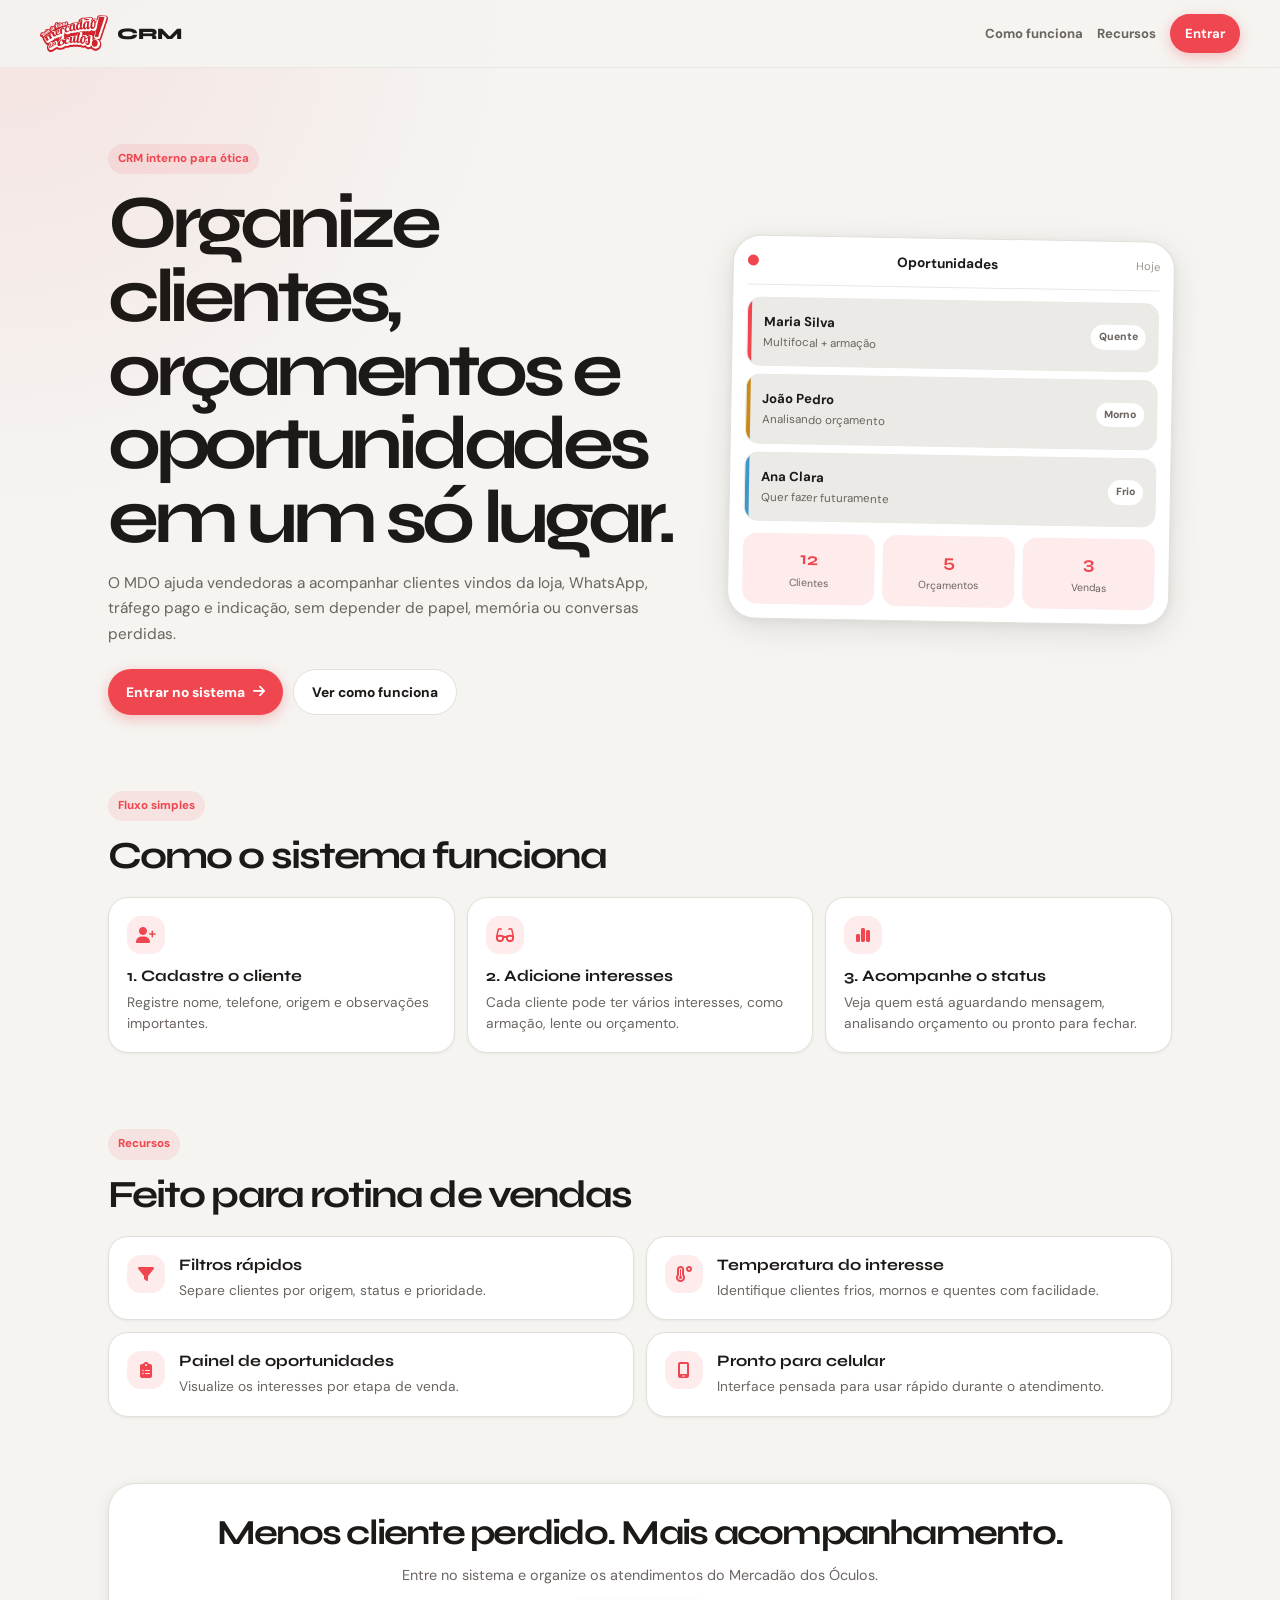
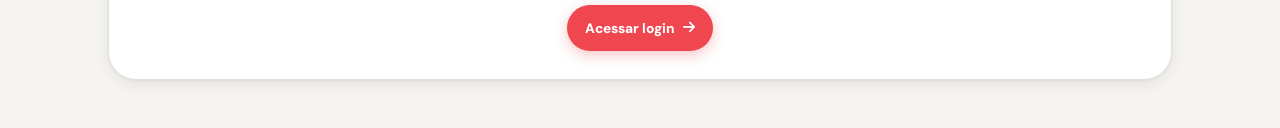
<file: home/index.html>
<!DOCTYPE html>
<html lang="pt-BR">

<head>
  <meta charset="UTF-8">
  <meta name="viewport" content="width=device-width, initial-scale=1.0, maximum-scale=1.0, user-scalable=no">

  <title>MDO - CRM de Vendas</title>
  <link rel="icon" href="./assets/icons/mdo.ico" type="image/x-icon">

  <link rel="preconnect" href="https://fonts.googleapis.com">
  <link rel="preconnect" href="https://fonts.gstatic.com" crossorigin>
  <link
    href="https://fonts.googleapis.com/css2?family=Syne:wght@500;600;700;800&family=DM+Sans:wght@400;500;600;700&display=swap"
    rel="stylesheet">

  <link rel="stylesheet" href="https://cdnjs.cloudflare.com/ajax/libs/font-awesome/6.5.2/css/all.min.css">

  <link rel="stylesheet" href="../styles/global.css">
  <link rel="stylesheet" href="../styles/pages/home.css">
</head>

<body>

  <header class="home-header">
    <a href="./" class="home-logo">
      
        <img class="home-logo__icon" src="../assets/logo/mdo.png" alt="Logo do MDO">
      
      <span>CRM</span>
    </a>

    <nav class="home-nav">
      <a href="#como-funciona">Como funciona</a>
      <a href="#recursos">Recursos</a>
      <a href="../login/" class="home-nav__login">Entrar</a>
    </nav>
  </header>

  <main class="home-page">

    <section class="hero">
      <div class="hero__content">
        <span class="hero__eyebrow">CRM interno para ótica</span>

        <h1>Organize clientes, orçamentos e oportunidades em um só lugar.</h1>

        <p>
          O MDO ajuda vendedoras a acompanhar clientes vindos da loja, WhatsApp,
          tráfego pago e indicação, sem depender de papel, memória ou conversas perdidas.
        </p>

        <div class="hero__actions">
          <a href="#" data-route-key="inicio" class="btn-primary">
            Entrar no sistema
            <i class="fa-solid fa-arrow-right"></i>
          </a>

          <a href="#como-funciona" class="btn-secondary">
            Ver como funciona
          </a>
        </div>
      </div>

      <div class="hero-preview">
        <div class="preview-top">
          <span></span>
          <strong>Oportunidades</strong>
          <small>Hoje</small>
        </div>

        <div class="preview-card preview-card--hot">
          <div>
            <strong>Maria Silva</strong>
            <span>Multifocal + armação</span>
          </div>
          <small>Quente</small>
        </div>

        <div class="preview-card preview-card--warm">
          <div>
            <strong>João Pedro</strong>
            <span>Analisando orçamento</span>
          </div>
          <small>Morno</small>
        </div>

        <div class="preview-card preview-card--cold">
          <div>
            <strong>Ana Clara</strong>
            <span>Quer fazer futuramente</span>
          </div>
          <small>Frio</small>
        </div>

        <div class="preview-stats">
          <div>
            <strong>12</strong>
            <span>Clientes</span>
          </div>

          <div>
            <strong>5</strong>
            <span>Orçamentos</span>
          </div>

          <div>
            <strong>3</strong>
            <span>Vendas</span>
          </div>
        </div>
      </div>
    </section>

    <section id="como-funciona" class="section">
      <div class="section-head">
        <span>Fluxo simples</span>
        <h2>Como o sistema funciona</h2>
      </div>

      <div class="steps-grid">
        <article class="step-card">
          <i class="fa-solid fa-user-plus"></i>
          <h3>1. Cadastre o cliente</h3>
          <p>Registre nome, telefone, origem e observações importantes.</p>
        </article>

        <article class="step-card">
          <i class="fa-solid fa-glasses"></i>
          <h3>2. Adicione interesses</h3>
          <p>Cada cliente pode ter vários interesses, como armação, lente ou orçamento.</p>
        </article>

        <article class="step-card">
          <i class="fa-solid fa-chart-simple"></i>
          <h3>3. Acompanhe o status</h3>
          <p>Veja quem está aguardando mensagem, analisando orçamento ou pronto para fechar.</p>
        </article>
      </div>
    </section>

    <section id="recursos" class="section">
      <div class="section-head">
        <span>Recursos</span>
        <h2>Feito para rotina de vendas</h2>
      </div>

      <div class="features-grid">
        <article class="feature-card">
          <i class="fa-solid fa-filter"></i>
          <div>
            <h3>Filtros rápidos</h3>
            <p>Separe clientes por origem, status e prioridade.</p>
          </div>
        </article>

        <article class="feature-card">
          <i class="fa-solid fa-temperature-high"></i>
          <div>
            <h3>Temperatura do interesse</h3>
            <p>Identifique clientes frios, mornos e quentes com facilidade.</p>
          </div>
        </article>

        <article class="feature-card">
          <i class="fa-solid fa-clipboard-list"></i>
          <div>
            <h3>Painel de oportunidades</h3>
            <p>Visualize os interesses por etapa de venda.</p>
          </div>
        </article>

        <article class="feature-card">
          <i class="fa-solid fa-mobile-screen"></i>
          <div>
            <h3>Pronto para celular</h3>
            <p>Interface pensada para usar rápido durante o atendimento.</p>
          </div>
        </article>
      </div>
    </section>

    <section class="cta-section">
      <h2>Menos cliente perdido. Mais acompanhamento.</h2>
      <p>Entre no sistema e organize os atendimentos do Mercadão dos Óculos.</p>

      <a href="#" data-route-key="login" class="btn-primary">
        Acessar login
        <i class="fa-solid fa-arrow-right"></i>
      </a>
    </section>

  </main>

  <script type="module" src="../scripts/pages/home.js"></script>
</body>

</html>
</file>
<file: styles/global.css>
/* =============================================
   ÍRIS CRM — Estilos Globais
   styles/global.css
   ============================================= */

@import url('./variables.css');

/* --- Reset --- */
*,
*::before,
*::after {
  box-sizing: border-box;
  margin: 0;
  padding: 0;
}

html {
  font-size: 16px;
  -webkit-text-size-adjust: 100%;
  text-size-adjust: 100%;
  scroll-behavior: smooth;
}

body {
  font-family: var(--font-body);
  background-color: var(--bg-primary);
  color: var(--text-primary);
  min-height: 100vh;
  min-height: 100dvh;
  line-height: 1.6;
  -webkit-font-smoothing: antialiased;
  -moz-osx-font-smoothing: grayscale;
  transition: background-color var(--transition-slow), color var(--transition-slow);
}

/* --- Elementos base --- */
img,
svg {
  display: block;
  max-width: 100%;
}

button {
  cursor: pointer;
  border: none;
  background: none;
  font-family: inherit;
  font-size: inherit;
  color: inherit;
}

input,
textarea,
select {
  font-family: inherit;
  font-size: inherit;
  color: inherit;
}

a {
  color: var(--accent);
  text-decoration: none;
  transition: color var(--transition);
}

a:hover {
  color: var(--accent-hover);
}

h1,
h2,
h3,
h4,
h5,
h6 {
  font-family: var(--font-display);
  line-height: 1.2;
  color: var(--text-primary);
}

/* --- Utilitários de acessibilidade --- */
.sr-only {
  position: absolute;
  width: 1px;
  height: 1px;
  padding: 0;
  margin: -1px;
  overflow: hidden;
  clip: rect(0, 0, 0, 0);
  white-space: nowrap;
  border-width: 0;
}

:focus-visible {
  outline: 2px solid var(--accent);
  outline-offset: 3px;
  border-radius: var(--radius-xs);
}

/* --- Scrollbar customizada --- */
::-webkit-scrollbar {
  width: 6px;
  height: 6px;
}

::-webkit-scrollbar-track {
  background: var(--bg-secondary);
}

::-webkit-scrollbar-thumb {
  background: var(--border-color);
  border-radius: var(--radius-pill);
}

::-webkit-scrollbar-thumb:hover {
  background: var(--text-tertiary);
}

/* --- Seleção de texto --- */
::selection {
  background: var(--accent-light);
  color: var(--accent);
}


input,
textarea,
select,
button {
  font-size: 16px;
}
</file>
<file: styles/pages/home.css>
body {
  min-height: 100vh;
  background:
    radial-gradient(circle at top left, var(--accent-light), transparent 32rem),
    var(--bg-primary);
}

.home-header {
  position: sticky;
  top: 0;
  z-index: 20;

  height: 68px;
  padding: 0 18px;

  display: flex;
  align-items: center;
  justify-content: space-between;

  background: color-mix(in srgb, var(--bg-primary) 84%, transparent);
  backdrop-filter: blur(14px);
  -webkit-backdrop-filter: blur(14px);

  border-bottom: 1px solid var(--border-subtle);
}

.home-logo {
  display: flex;
  align-items: center;
  gap: 9px;

  color: var(--text-primary);
  font-family: var(--font-display);
  font-weight: 800;
  letter-spacing: -0.04em;
}

.home-logo__icon {
  height: 37px;
}

.home-nav {
  display: flex;
  align-items: center;
  gap: 14px;
}

.home-nav a {
  color: var(--text-secondary);
  font-size: 0.82rem;
  font-weight: 700;
}

.home-nav a:not(.home-nav__login) {
  display: none;
}

.home-nav__login {
  padding: 9px 15px;
  border-radius: var(--radius-pill);
  background: var(--accent);
  color: #fff !important;
  box-shadow: var(--shadow-btn);
}

.home-page {
  width: min(100%, 1120px);
  margin: 0 auto;
  padding: 22px 16px 48px;
}

.hero {
  display: grid;
  gap: 24px;
  align-items: center;
  padding: 24px 0 38px;
}

.hero__eyebrow,
.section-head span {
  display: inline-flex;
  width: fit-content;

  padding: 6px 10px;
  margin-bottom: 12px;

  border-radius: var(--radius-pill);
  background: var(--accent-light);
  color: var(--accent);

  font-size: 0.72rem;
  font-weight: 800;
}

.hero h1 {
  font-size: clamp(2rem, 11vw, 4.7rem);
  line-height: 0.98;
  letter-spacing: -0.07em;
  max-width: 760px;
}

.hero p {
  margin-top: 16px;
  max-width: 560px;

  color: var(--text-secondary);
  font-size: 0.96rem;
  line-height: 1.65;
}

.hero__actions {
  margin-top: 22px;
  display: flex;
  flex-wrap: wrap;
  gap: 10px;
}

.btn-primary,
.btn-secondary {
  min-height: 46px;
  padding: 0 18px;

  display: inline-flex;
  align-items: center;
  justify-content: center;
  gap: 8px;

  border-radius: var(--radius-pill);

  font-size: 0.86rem;
  font-weight: 800;
}

.btn-primary {
  background: var(--accent);
  color: #fff;
  box-shadow: var(--shadow-btn);
}

.btn-primary:hover {
  color: #fff;
  background: var(--accent-hover);
}

.btn-secondary {
  background: var(--bg-card);
  color: var(--text-primary);
  border: 1px solid var(--border-color);
}

.hero-preview {
  padding: 14px;

  background: var(--bg-card);
  border: 1px solid var(--border-color);
  border-radius: var(--radius-xl);

  box-shadow: var(--shadow-lg);
}

.preview-top {
  display: flex;
  align-items: center;
  justify-content: space-between;

  padding-bottom: 12px;
  margin-bottom: 12px;

  border-bottom: 1px solid var(--border-subtle);
}

.preview-top span {
  width: 11px;
  height: 11px;
  border-radius: 50%;
  background: var(--accent);
}

.preview-top strong {
  font-size: 0.85rem;
}

.preview-top small {
  color: var(--text-tertiary);
  font-size: 0.7rem;
}

.preview-card {
  position: relative;

  padding: 13px 12px 13px 16px;
  margin-bottom: 8px;

  display: flex;
  align-items: center;
  justify-content: space-between;
  gap: 10px;

  background: var(--bg-secondary);
  border: 1px solid var(--border-subtle);
  border-radius: var(--radius-md);

  overflow: hidden;
}

.preview-card::before {
  content: "";
  position: absolute;
  left: 0;
  inset-block: 0;
  width: 4px;
}

.preview-card--hot::before {
  background: var(--badge-hot-text);
}

.preview-card--warm::before {
  background: var(--badge-warm-text);
}

.preview-card--cold::before {
  background: var(--badge-cold-text);
}

.preview-card strong {
  display: block;
  font-size: 0.82rem;
}

.preview-card span {
  display: block;
  margin-top: 2px;
  color: var(--text-secondary);
  font-size: 0.72rem;
}

.preview-card small {
  padding: 4px 8px;
  border-radius: var(--radius-pill);

  background: var(--bg-card);
  color: var(--text-secondary);

  font-size: 0.65rem;
  font-weight: 800;
}

.preview-stats {
  display: grid;
  grid-template-columns: repeat(3, 1fr);
  gap: 8px;
  margin-top: 12px;
}

.preview-stats div {
  padding: 12px 8px;
  text-align: center;

  background: var(--accent-light);
  border-radius: var(--radius-md);
}

.preview-stats strong {
  display: block;
  color: var(--accent);
  font-size: 1.1rem;
  font-family: var(--font-display);
}

.preview-stats span {
  display: block;
  margin-top: 2px;
  color: var(--text-secondary);
  font-size: 0.65rem;
}

.section {
  padding: 38px 0;
}

.section-head {
  margin-bottom: 18px;
}

.section-head h2 {
  font-size: clamp(1.4rem, 6vw, 2.4rem);
  letter-spacing: -0.05em;
}

.steps-grid,
.features-grid {
  display: grid;
  gap: 12px;
}

.step-card,
.feature-card {
  padding: 18px;

  background: var(--bg-card);
  border: 1px solid var(--border-color);
  border-radius: var(--radius-lg);

  box-shadow: var(--shadow-sm);
}

.step-card i,
.feature-card i {
  width: 38px;
  height: 38px;
  margin-bottom: 12px;

  display: grid;
  place-items: center;

  border-radius: var(--radius-md);
  background: var(--accent-light);
  color: var(--accent);
}

.step-card h3,
.feature-card h3 {
  font-size: 1rem;
  margin-bottom: 6px;
}

.step-card p,
.feature-card p {
  color: var(--text-secondary);
  font-size: 0.86rem;
  line-height: 1.55;
}

.feature-card {
  display: flex;
  gap: 14px;
}

.feature-card i {
  flex-shrink: 0;
  margin-bottom: 0;
}

.cta-section {
  margin-top: 28px;
  padding: 28px 20px;

  text-align: center;

  background: var(--bg-card);
  border: 1px solid var(--border-color);
  border-radius: var(--radius-xl);

  box-shadow: var(--shadow-md);
}

.cta-section h2 {
  font-size: clamp(1.35rem, 7vw, 2.2rem);
  letter-spacing: -0.05em;
}

.cta-section p {
  margin: 10px auto 18px;
  max-width: 520px;

  color: var(--text-secondary);
  font-size: 0.9rem;
}

@media (min-width: 720px) {
  .home-nav a:not(.home-nav__login) {
    display: inline-flex;
  }

  .home-page {
    padding-inline: 28px;
  }

  .hero {
    grid-template-columns: 1.15fr 0.85fr;
    padding-top: 58px;
  }

  .steps-grid {
    grid-template-columns: repeat(3, 1fr);
  }

  .features-grid {
    grid-template-columns: repeat(2, 1fr);
  }
}

@media (min-width: 1000px) {
  .home-header {
    padding-inline: 40px;
  }

  .home-page {
    padding-top: 18px;
  }

  .hero-preview {
    transform: rotate(1deg);
  }
}
</file>
